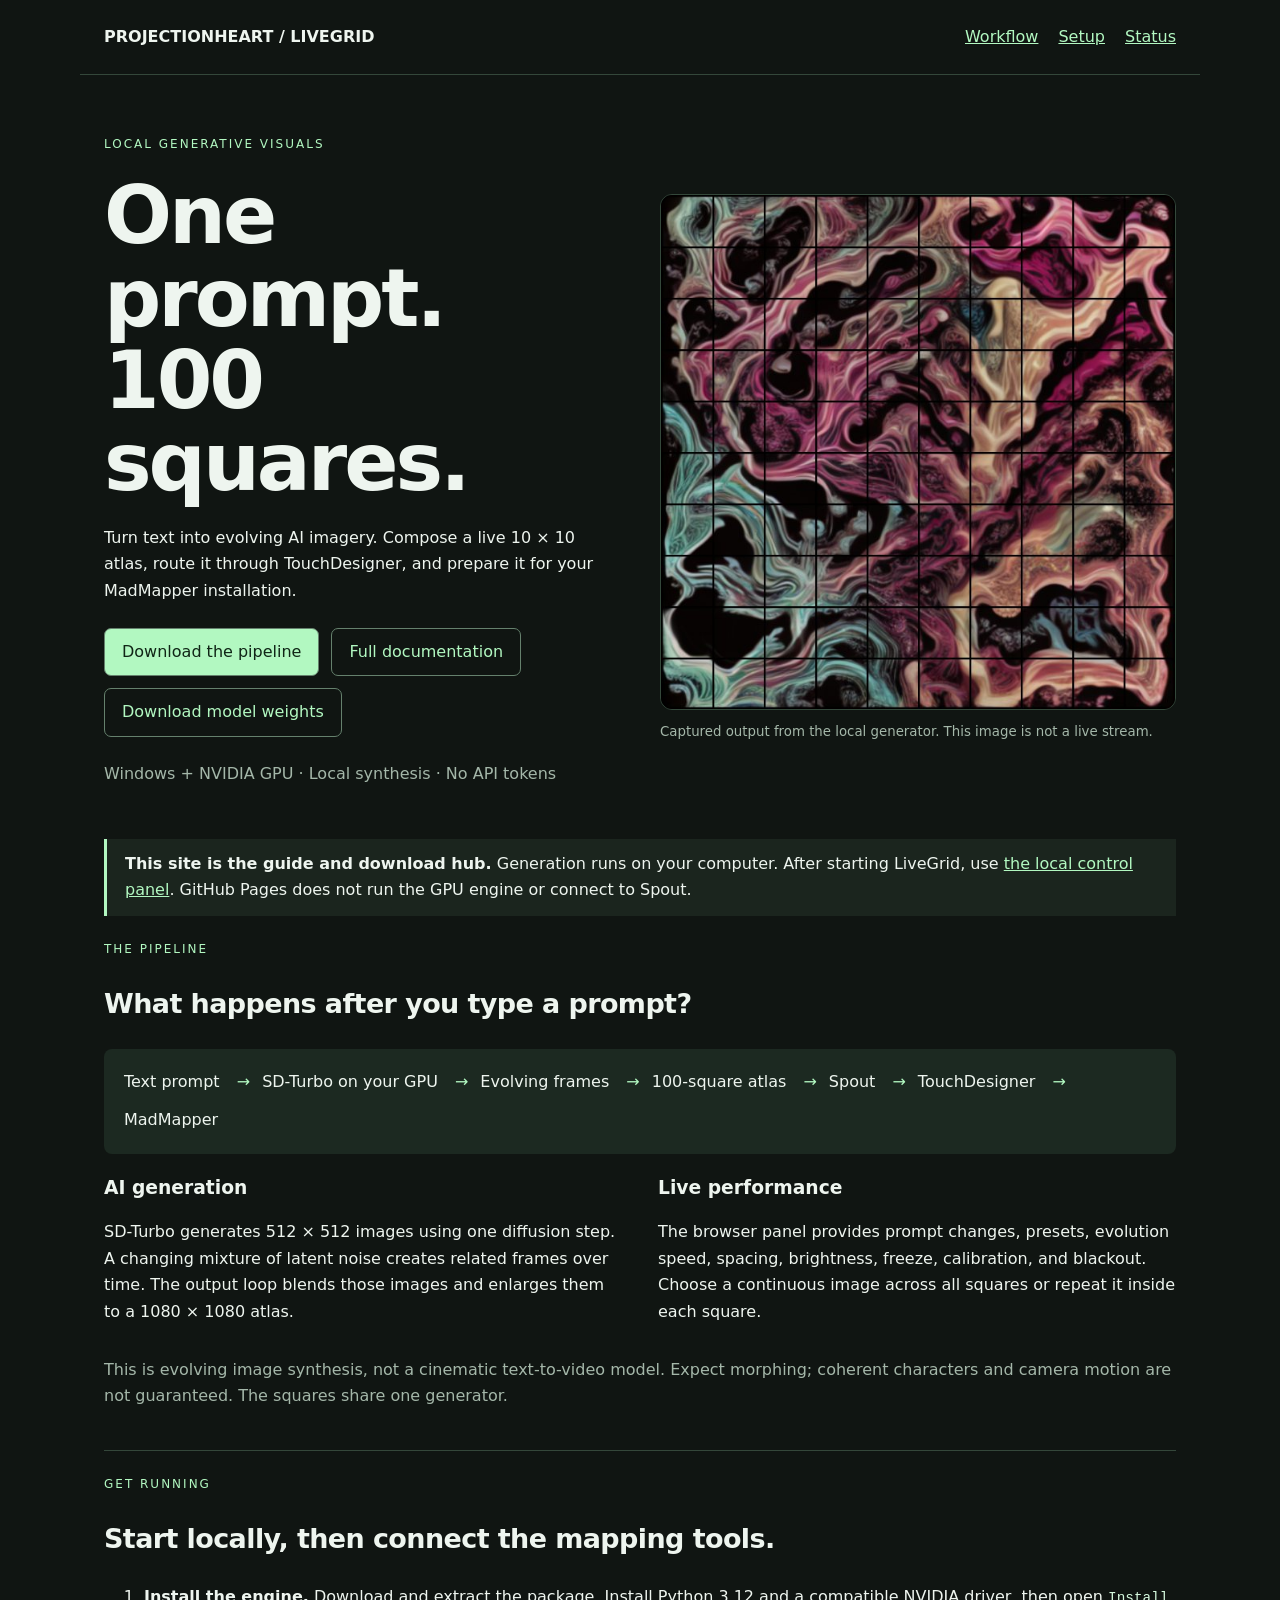
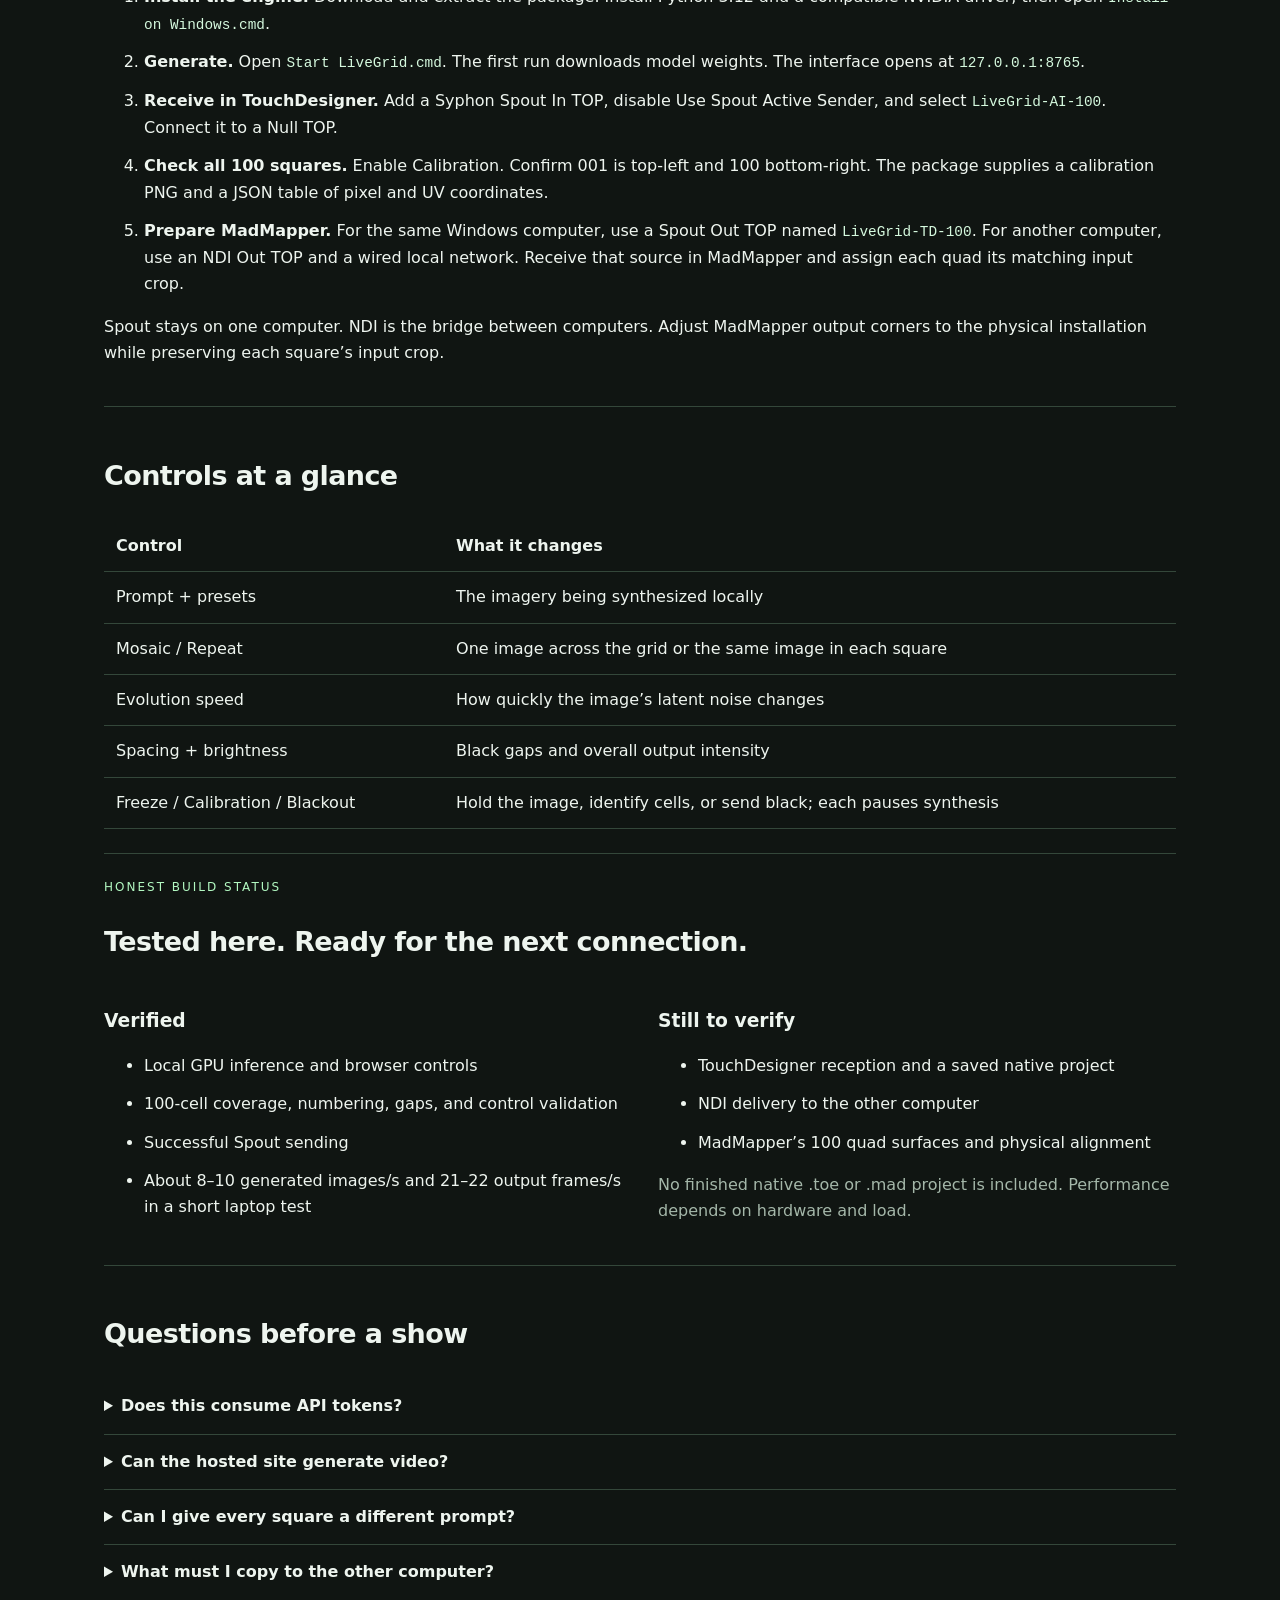
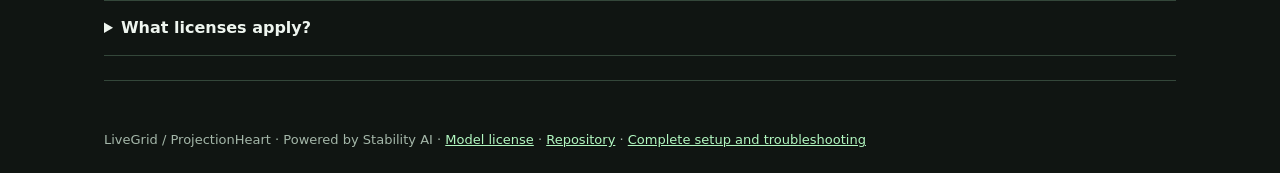
<file: docs/index.html>
<!doctype html>
<html lang="en"><head><meta charset="utf-8"><meta name="viewport" content="width=device-width,initial-scale=1"><meta name="description" content="LiveGrid: local prompt-driven AI visuals, a 100-square projection atlas, and a TouchDesigner-to-MadMapper workflow."><title>LiveGrid — ProjectionHeart</title>
<style>:root{color-scheme:dark;font:16px/1.65 system-ui;background:#101512;color:#eef5ef}*{box-sizing:border-box}body{margin:0}a{color:#b2f8c1}header,main,footer{max-width:1120px;margin:auto;padding:24px}header{display:flex;justify-content:space-between;border-bottom:1px solid #34473a}nav{display:flex;gap:20px}h1{font-size:clamp(42px,7vw,80px);line-height:1.03;letter-spacing:-3px;margin:20px 0}h2{font-size:27px;letter-spacing:-.6px}h3{margin-bottom:6px}.hero{display:grid;grid-template-columns:1fr 1fr;gap:40px;align-items:center;padding:36px 0}.hero img{width:100%;border-radius:12px;border:1px solid #34473a}.eyebrow{font-size:12px;letter-spacing:2px;color:#b2f8c1}.muted,small{color:#a4b7a9}.buttons{display:flex;flex-wrap:wrap;gap:12px;margin:24px 0}.button{display:inline-block;border:1px solid #65816d;border-radius:7px;padding:10px 17px;text-decoration:none}.primary{background:#b2f8c1;color:#102516}.flow{display:flex;flex-wrap:wrap;gap:12px;padding:20px;background:#1c2921;border-radius:8px}.flow span:not(:last-child)::after{content:' →';color:#b2f8c1;margin-left:12px}.columns{display:grid;grid-template-columns:1fr 1fr;gap:36px}section{padding:24px 0;border-bottom:1px solid #34473a}li{margin-bottom:12px}code{color:#d5f9de;font-size:.9em}table{border-collapse:collapse;width:100%}th,td{text-align:left;padding:12px;border-bottom:1px solid #34473a}details{padding:14px 0;border-bottom:1px solid #34473a}summary{cursor:pointer;font-weight:600}.notice{border-left:3px solid #b2f8c1;padding:12px 18px;background:#1b251e}footer{color:#a4b7a9;font-size:13px}@media(max-width:720px){.hero,.columns{grid-template-columns:1fr}.hero{gap:16px}nav{gap:12px;font-size:13px}h1{letter-spacing:-2px}}</style></head>
<body><header><strong>PROJECTIONHEART / LIVEGRID</strong><nav><a href="#workflow">Workflow</a><a href="#setup">Setup</a><a href="#status">Status</a></nav></header><main>
<div class="hero"><div><div class="eyebrow">LOCAL GENERATIVE VISUALS</div><h1>One prompt.<br>100 squares.</h1><p>Turn text into evolving AI imagery. Compose a live 10 × 10 atlas, route it through TouchDesigner, and prepare it for your MadMapper installation.</p><div class="buttons"><a class="button primary" href="LiveGrid-source.zip" download>Download the pipeline</a><a class="button" href="guide.md">Full documentation</a><a class="button" href="https://github.com/projectionheart/livegrid-generative-ai/releases/tag/sd-turbo-fp16-v1">Download model weights</a></div><p class="muted">Windows + NVIDIA GPU · Local synthesis · No API tokens</p></div><figure style="margin:0"><img src="preview.jpg" alt="Captured AI-generated abstract flowing imagery divided into a 10 by 10 grid"><figcaption><small>Captured output from the local generator. This image is not a live stream.</small></figcaption></figure></div>
<div class="notice"><strong>This site is the guide and download hub.</strong> Generation runs on your computer. After starting LiveGrid, use <a href="http://127.0.0.1:8765/">the local control panel</a>. GitHub Pages does not run the GPU engine or connect to Spout.</div>
<section id="workflow"><div class="eyebrow">THE PIPELINE</div><h2>What happens after you type a prompt?</h2><div class="flow"><span>Text prompt</span><span>SD-Turbo on your GPU</span><span>Evolving frames</span><span>100-square atlas</span><span>Spout</span><span>TouchDesigner</span><span>MadMapper</span></div><div class="columns"><div><h3>AI generation</h3><p>SD-Turbo generates 512 × 512 images using one diffusion step. A changing mixture of latent noise creates related frames over time. The output loop blends those images and enlarges them to a 1080 × 1080 atlas.</p></div><div><h3>Live performance</h3><p>The browser panel provides prompt changes, presets, evolution speed, spacing, brightness, freeze, calibration, and blackout. Choose a continuous image across all squares or repeat it inside each square.</p></div></div><p class="muted">This is evolving image synthesis, not a cinematic text-to-video model. Expect morphing; coherent characters and camera motion are not guaranteed. The squares share one generator.</p></section>
<section id="setup"><div class="eyebrow">GET RUNNING</div><h2>Start locally, then connect the mapping tools.</h2><ol><li><strong>Install the engine.</strong> Download and extract the package. Install Python 3.12 and a compatible NVIDIA driver, then open <code>Install on Windows.cmd</code>.</li><li><strong>Generate.</strong> Open <code>Start LiveGrid.cmd</code>. The first run downloads model weights. The interface opens at <code>127.0.0.1:8765</code>.</li><li><strong>Receive in TouchDesigner.</strong> Add a Syphon Spout In TOP, disable Use Spout Active Sender, and select <code>LiveGrid-AI-100</code>. Connect it to a Null TOP.</li><li><strong>Check all 100 squares.</strong> Enable Calibration. Confirm 001 is top-left and 100 bottom-right. The package supplies a calibration PNG and a JSON table of pixel and UV coordinates.</li><li><strong>Prepare MadMapper.</strong> For the same Windows computer, use a Spout Out TOP named <code>LiveGrid-TD-100</code>. For another computer, use an NDI Out TOP and a wired local network. Receive that source in MadMapper and assign each quad its matching input crop.</li></ol><p>Spout stays on one computer. NDI is the bridge between computers. Adjust MadMapper output corners to the physical installation while preserving each square’s input crop.</p></section>
<section><h2>Controls at a glance</h2><table><thead><tr><th>Control</th><th>What it changes</th></tr></thead><tbody><tr><td>Prompt + presets</td><td>The imagery being synthesized locally</td></tr><tr><td>Mosaic / Repeat</td><td>One image across the grid or the same image in each square</td></tr><tr><td>Evolution speed</td><td>How quickly the image’s latent noise changes</td></tr><tr><td>Spacing + brightness</td><td>Black gaps and overall output intensity</td></tr><tr><td>Freeze / Calibration / Blackout</td><td>Hold the image, identify cells, or send black; each pauses synthesis</td></tr></tbody></table></section>
<section id="status"><div class="eyebrow">HONEST BUILD STATUS</div><h2>Tested here. Ready for the next connection.</h2><div class="columns"><div><h3>Verified</h3><ul><li>Local GPU inference and browser controls</li><li>100-cell coverage, numbering, gaps, and control validation</li><li>Successful Spout sending</li><li>About 8–10 generated images/s and 21–22 output frames/s in a short laptop test</li></ul></div><div><h3>Still to verify</h3><ul><li>TouchDesigner reception and a saved native project</li><li>NDI delivery to the other computer</li><li>MadMapper’s 100 quad surfaces and physical alignment</li></ul><p class="muted">No finished native .toe or .mad project is included. Performance depends on hardware and load.</p></div></div></section>
<section><h2>Questions before a show</h2><details><summary>Does this consume API tokens?</summary><p>No. The engine uses local GPU inference. Building or modifying the project with an AI coding assistant is separate from running it.</p></details><details><summary>Can the hosted site generate video?</summary><p>No. GitHub Pages serves static files. Download the engine and start it locally to use the working controls and video feed.</p></details><details><summary>Can I give every square a different prompt?</summary><p>Not in this version. All 100 cells share a single generated image stream, displayed as a mosaic or repeated tiles.</p></details><details><summary>What must I copy to the other computer?</summary><p>Copy the source package and recreate its Python environment. Do not copy a virtual environment. Alternatively, leave inference here and send TouchDesigner’s NDI output to the mapping computer.</p></details><details><summary>What licenses apply?</summary><p>The model, TouchDesigner, and MadMapper have separate licenses. See the <a href="https://huggingface.co/stabilityai/sd-turbo">SD-Turbo model card</a> and the software vendors’ terms for your intended use.</p></details></section>
</main><footer>LiveGrid / ProjectionHeart · Powered by Stability AI · <a href="STABILITY-AI-LICENSE.md">Model license</a> · <a href="https://github.com/projectionheart/livegrid-generative-ai">Repository</a> · <a href="guide.md">Complete setup and troubleshooting</a></footer></body></html>
</file>
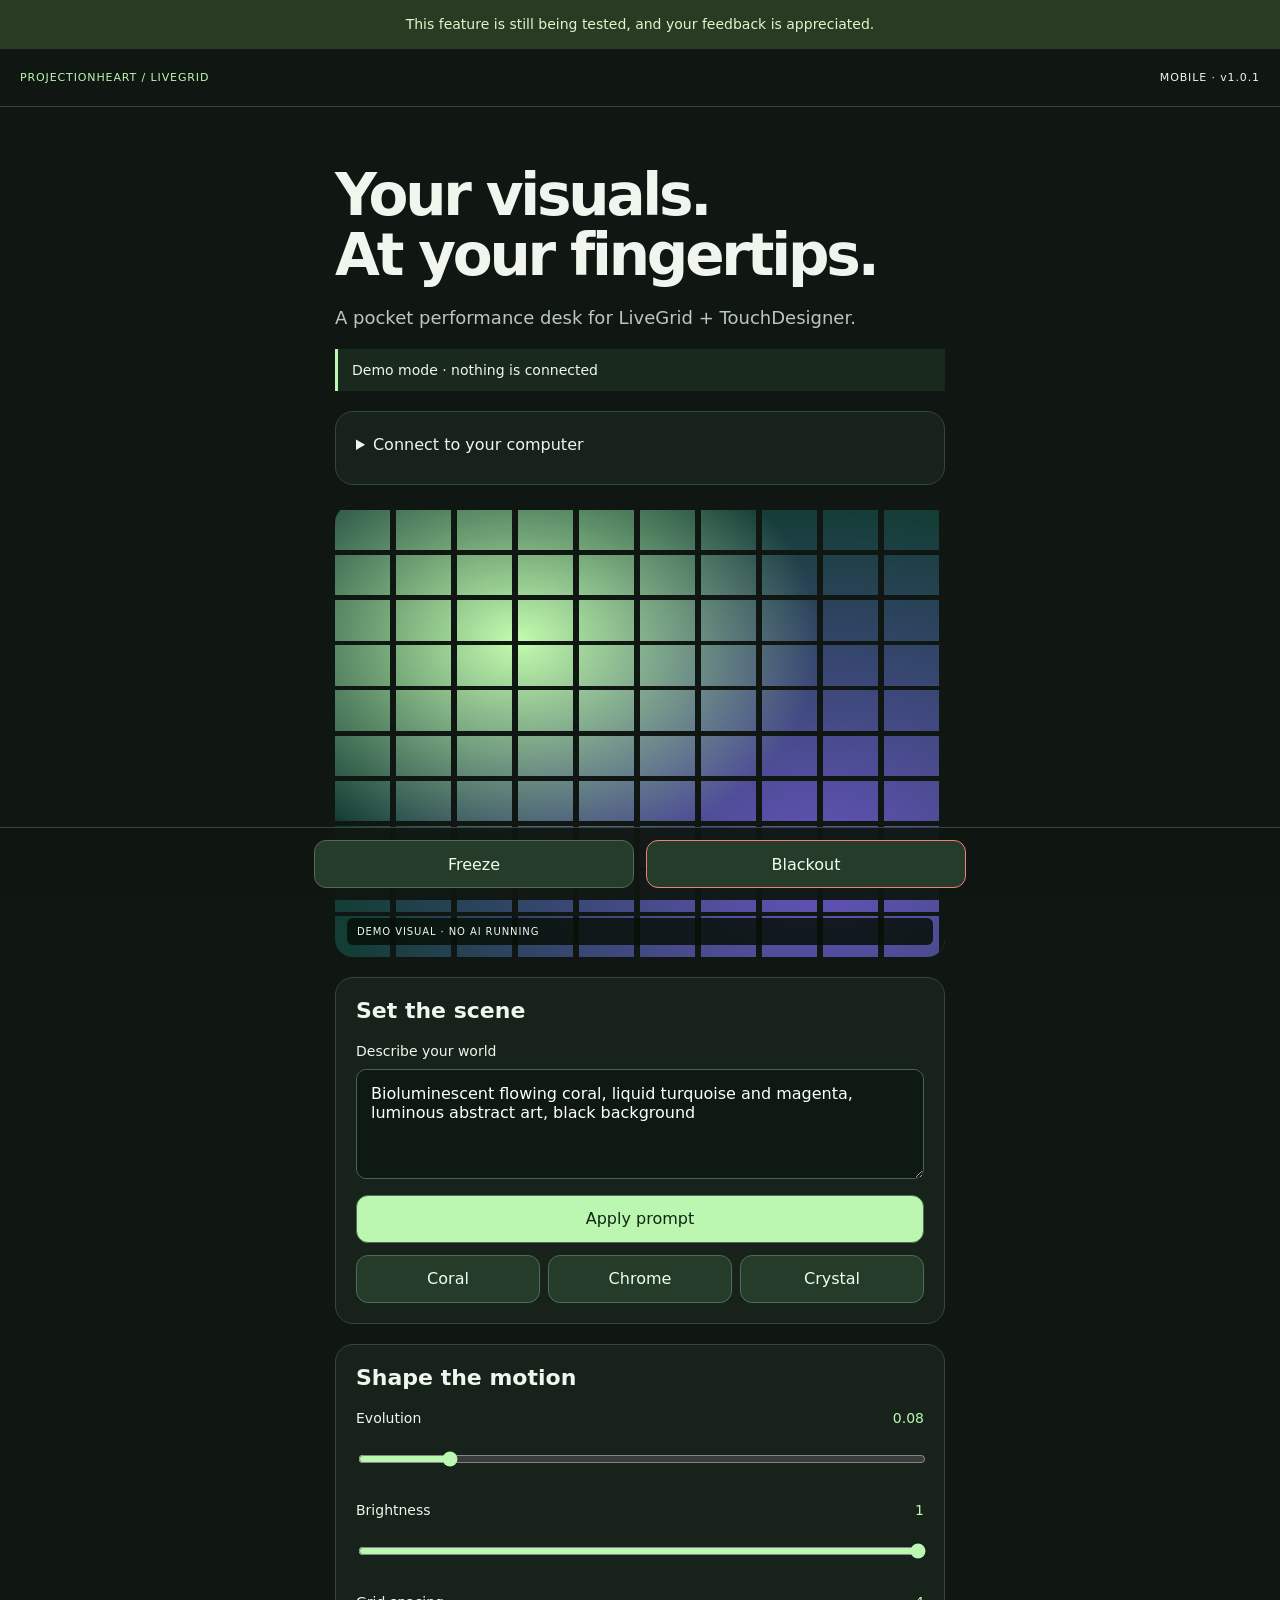
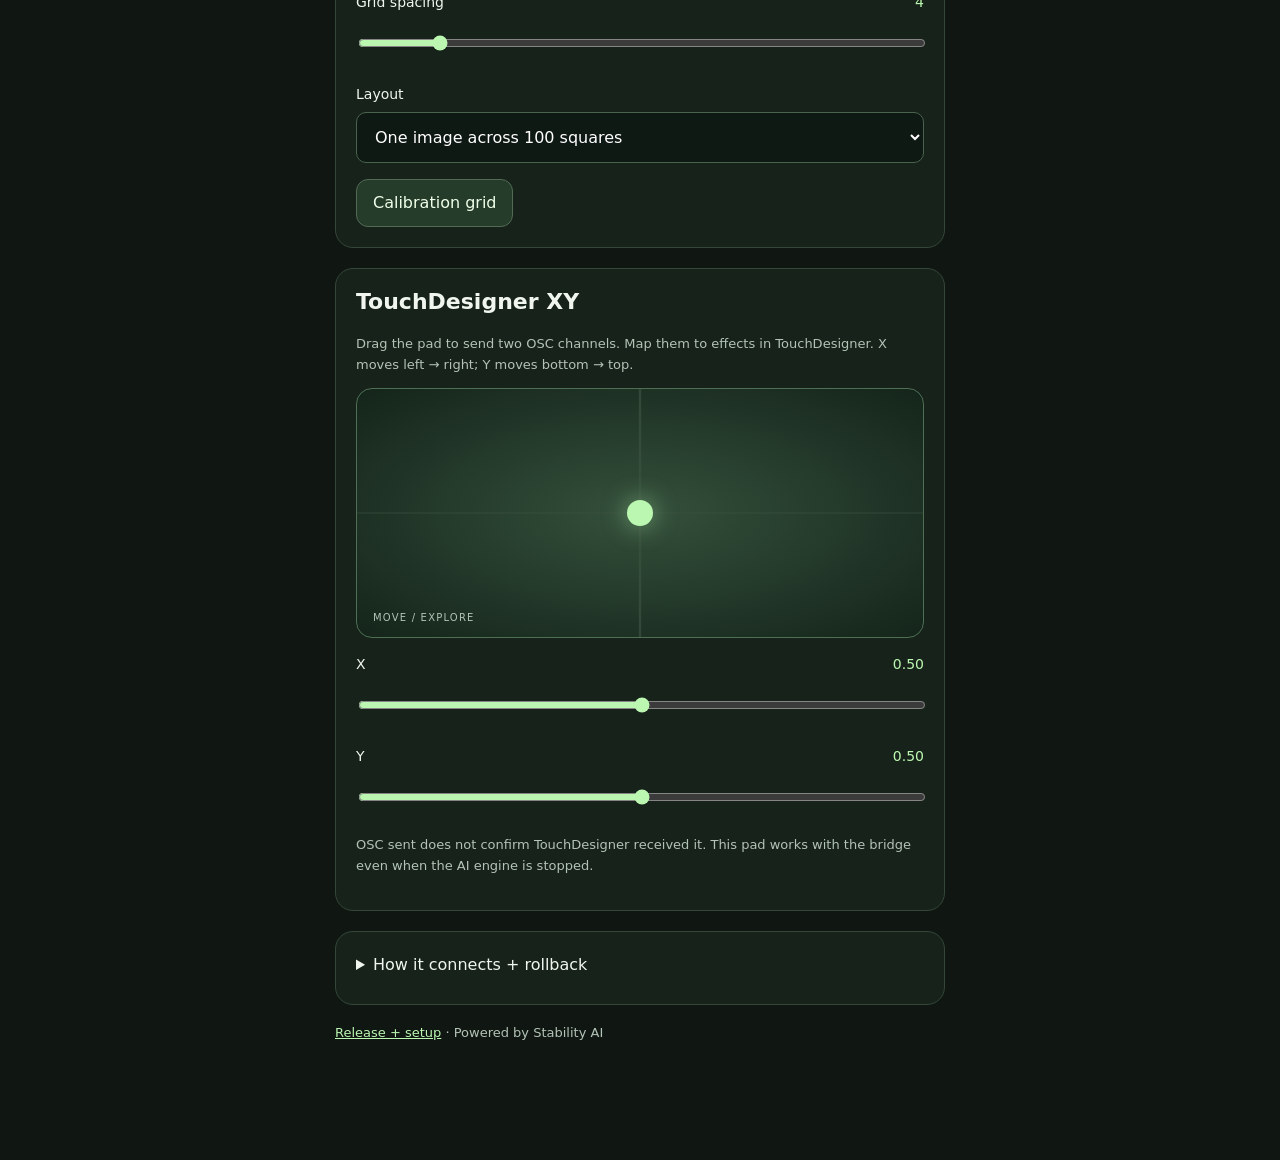
<file: docs/mobile/index.html>
<!doctype html><html lang="en"><head><meta charset="utf-8"><meta name="viewport" content="width=device-width,initial-scale=1,viewport-fit=cover"><meta name="theme-color" content="#101713"><title>LiveGrid Mobile</title><link rel="stylesheet" href="style.css"></head><body><p id="testing-notice" style="margin:0;padding:14px 20px;background:#293b22;color:#e0f6cb;text-align:center;font-size:14px;line-height:1.5">This feature is still being tested, and your feedback is appreciated.</p>
<header><a href="https://projectionheart.github.io/livegrid-generative-ai/">PROJECTIONHEART / LIVEGRID</a><span>MOBILE · v1.0.1</span></header>
<main><h1>Your visuals.<br>At your fingertips.</h1><p class="lede">A pocket performance desk for LiveGrid + TouchDesigner.</p><p id="status" role="status">Demo mode · nothing is connected</p>
<details id="pairing"><summary>Connect to your computer</summary><p>Start the Mobile Bridge on your computer. Use the same Wi-Fi, then enter the phone address it displays below. The controller will open there; enter its private pairing key to connect.</p><label for="address">Bridge address</label><input id="address" type="url" placeholder="http://192.168.1.10:8780" autocomplete="off"><label for="key">Pairing key</label><input id="key" type="password" autocomplete="off" placeholder="From your bridge window"><div class="row"><button id="connect">Connect / open controller</button><button id="disconnect">Disconnect</button></div><p class="hint">An HTTPS bridge also lets you stay on this hosted page. Pairing keys are kept only in memory and are cleared when you reload. Use local HTTP only on trusted Wi-Fi.</p><a href="https://github.com/projectionheart/livegrid-generative-ai/releases/tag/mobile-controller-v1.0.1">Download bridge + setup guide</a></details>
<p id="error" role="alert"></p><div class="screen"><img id="preview" hidden alt="Current LiveGrid output"><div id="demo" aria-label="Decorative demonstration, not AI output"></div><span id="caption">DEMO VISUAL · NO AI RUNNING</span></div>
<section><h2>Set the scene</h2><label for="prompt">Describe your world</label><textarea id="prompt" maxlength="2000">Bioluminescent flowing coral, liquid turquoise and magenta, luminous abstract art, black background</textarea><button id="apply" class="primary">Apply prompt</button><div class="row presets"><button data-preset="Bioluminescent flowing coral, liquid turquoise and magenta, luminous abstract art, black background">Coral</button><button data-preset="Molten gold and liquid chrome, flowing ribbons, abstract macro photography, black background">Chrome</button><button data-preset="Iridescent crystalline geometry, violet and cyan prisms, abstract kaleidoscopic sculpture, dark background">Crystal</button></div></section>
<section><h2>Shape the motion</h2><label for="speed">Evolution <output id="speedValue">0.08</output></label><input id="speed" type="range" min="0.005" max="0.5" step="0.005" value="0.08"><label for="brightness">Brightness <output id="brightnessValue">1</output></label><input id="brightness" type="range" min="0" max="1" step="0.01" value="1"><label for="gap">Grid spacing <output id="gapValue">4</output></label><input id="gap" type="range" min="0" max="30" step="1" value="4"><label for="layout">Layout</label><select id="layout"><option value="mosaic">One image across 100 squares</option><option value="repeat">Repeat in every square</option></select><button id="calibrate" aria-pressed="false">Calibration grid</button></section>
<section><h2>TouchDesigner XY</h2><p class="hint">Drag the pad to send two OSC channels. Map them to effects in TouchDesigner. X moves left → right; Y moves bottom → top.</p><div id="pad" tabindex="0" role="group" aria-label="XY pad. Use arrow keys, or the X and Y sliders below."><span id="dot"></span><span class="padlabel">MOVE / EXPLORE</span></div><label for="x">X <output id="xValue">0.50</output></label><input id="x" type="range" min="0" max="1" step="0.01" value="0.5"><label for="y">Y <output id="yValue">0.50</output></label><input id="y" type="range" min="0" max="1" step="0.01" value="0.5"><p class="hint">OSC sent does not confirm TouchDesigner received it. This pad works with the bridge even when the AI engine is stopped.</p></section>
<details><summary>How it connects + rollback</summary><p>Phone → Mobile Bridge → LiveGrid controls and OSC → TouchDesigner. Video still travels from LiveGrid to TouchDesigner through Spout. This page generates no AI video.</p><p>In TouchDesigner add an OSC In CHOP, enable Active, and set Network Port to 9000. Map livegrid/x and livegrid/y to your effect parameters. See the release guide for every channel.</p><p>To roll back locally, close the bridge and open the original LiveGrid controller at port 8765. This add-on does not replace the engine or its original interface. The release includes a repository checkpoint for reverting the published update.</p></details>
<footer><a href="https://github.com/projectionheart/livegrid-generative-ai/releases/tag/mobile-controller-v1.0.1">Release + setup</a> · Powered by Stability AI</footer></main>
<div class="transport"><button id="freeze" aria-pressed="false">Freeze</button><button id="blackout" class="danger" aria-pressed="false">Blackout</button></div><script src="app.js?v=1.0.1"></script></body></html>
</file>
<file: docs/mobile/style.css>
:root{color-scheme:dark;font:16px system-ui,sans-serif;background:#101713;color:#f0f6ed;--accent:#bbf7b0}*{box-sizing:border-box}body{margin:0}header{padding:22px 20px;display:flex;justify-content:space-between;gap:12px;border-bottom:1px solid #344739;font-size:11px;letter-spacing:.08em}a{color:var(--accent)}header a{text-decoration:none}main{max-width:650px;margin:auto;padding:24px 20px calc(120px + env(safe-area-inset-bottom))}h1{font-size:clamp(36px,9vw,58px);line-height:1.04;letter-spacing:-.055em;margin:18px 0}h2{font-size:22px;margin:0 0 20px}.lede{color:#b9c9bb;font-size:18px;line-height:1.5}#status{border-left:3px solid var(--accent);padding:10px 14px;background:#1a291e;font-size:14px}details,section{margin:20px 0;padding:20px;border:1px solid #344739;border-radius:18px;background:#16221a}summary{cursor:pointer;min-height:32px;line-height:1.6}p{line-height:1.6}.hint,footer{color:#b3c3b6;font-size:13px}.row{display:flex;gap:8px;flex-wrap:wrap}.row>*{flex:1}label{display:block;margin:18px 0 10px;font-size:14px}output{float:right;color:var(--accent);font-variant-numeric:tabular-nums}input,textarea,select,button{font:inherit}input[type=url],input[type=password],textarea,select{width:100%;padding:14px;background:#0f1913;border:1px solid #49634e;border-radius:10px;color:#fff}textarea{min-height:110px;resize:vertical}button{min-height:48px;border:1px solid #536a54;border-radius:12px;padding:12px 16px;background:#263c2b;color:#efffe9;cursor:pointer;touch-action:manipulation}button:disabled{opacity:.45;cursor:default}.primary,button[aria-pressed=true]{background:var(--accent);color:#112713}.primary{width:100%;margin:12px 0}.danger{border-color:#ef807b}.danger[aria-pressed=true]{background:#ef807b;color:#240d0d}input[type=range]{width:100%;min-height:42px;accent-color:var(--accent)}select{margin-bottom:16px}#error{color:#ffb5a9;min-height:0}.screen{position:relative;aspect-ratio:1.35;overflow:hidden;border-radius:18px;background:#050b07}.screen img{width:100%;height:100%;object-fit:contain}#demo{height:100%;background:repeating-linear-gradient(0deg,transparent 0 9%,#101713 9% 10%),repeating-linear-gradient(90deg,transparent 0 9%,#101713 9% 10%),radial-gradient(ellipse at 30% 30%,#c3fcae,transparent 50%),radial-gradient(ellipse at 80% 80%,#6653be,#143d36 70%)}#caption{position:absolute;bottom:12px;left:12px;right:12px;background:#061008d9;padding:8px 10px;border-radius:6px;font-size:10px;letter-spacing:.09em}#pad{height:250px;border:1px solid #4d7055;border-radius:16px;position:relative;touch-action:none;background:linear-gradient(90deg,transparent 49.7%,#3b5140 50%,transparent 50.3%),linear-gradient(transparent 49.7%,#3b5140 50%,transparent 50.3%),radial-gradient(ellipse,#34503b,#14241a);overflow:hidden}#dot{position:absolute;width:26px;height:26px;left:50%;top:50%;transform:translate(-50%,-50%);border-radius:50%;background:var(--accent);box-shadow:0 0 25px #baf7b080;pointer-events:none}.padlabel{position:absolute;bottom:14px;left:16px;font-size:10px;letter-spacing:.12em;color:#b3c3b6;pointer-events:none}.transport{position:fixed;bottom:0;left:0;right:0;display:flex;gap:12px;padding:12px 20px calc(12px + env(safe-area-inset-bottom));background:#101713f5;border-top:1px solid #344739;z-index:2}.transport button{flex:1;max-width:320px}.transport{justify-content:center}:focus-visible{outline:3px solid #fff;outline-offset:4px}[hidden]{display:none!important}@media(min-width:800px){main{padding-top:40px}}@media(prefers-reduced-motion:reduce){*{scroll-behavior:auto}}
</file>
